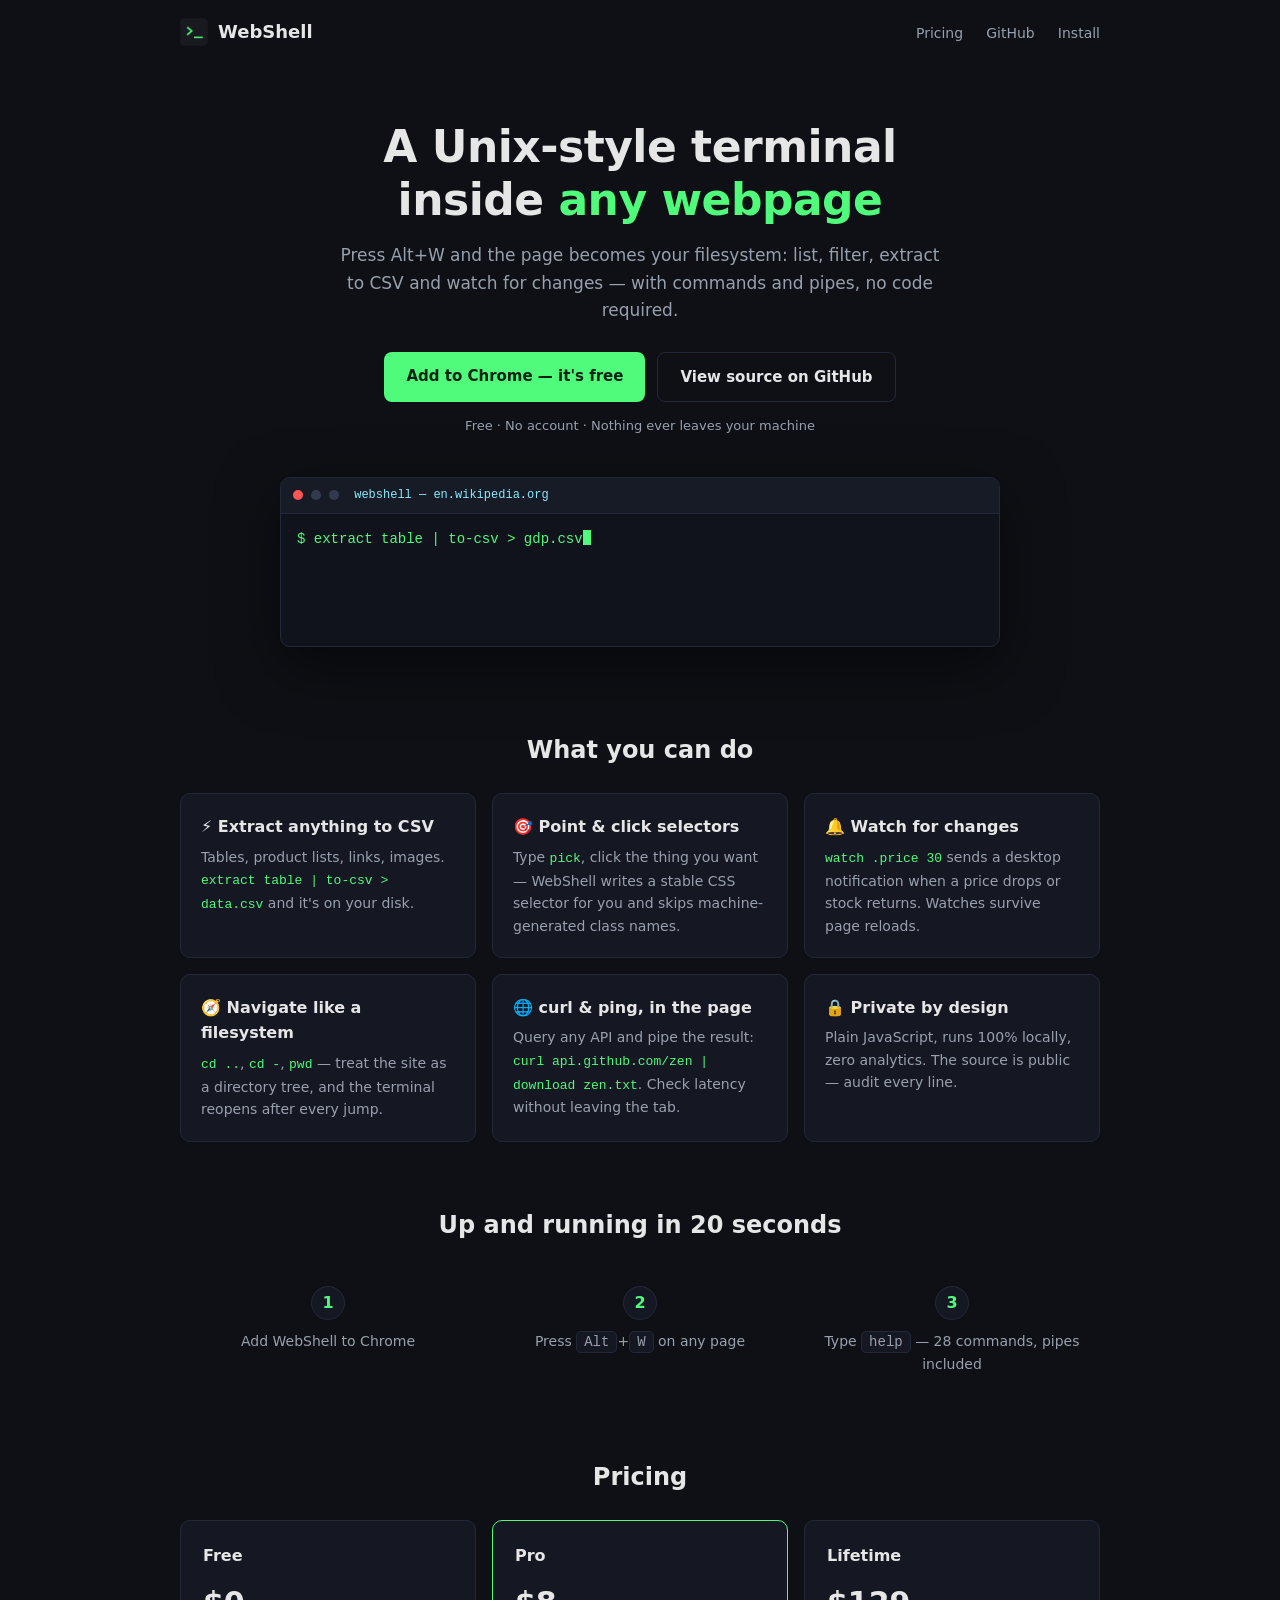
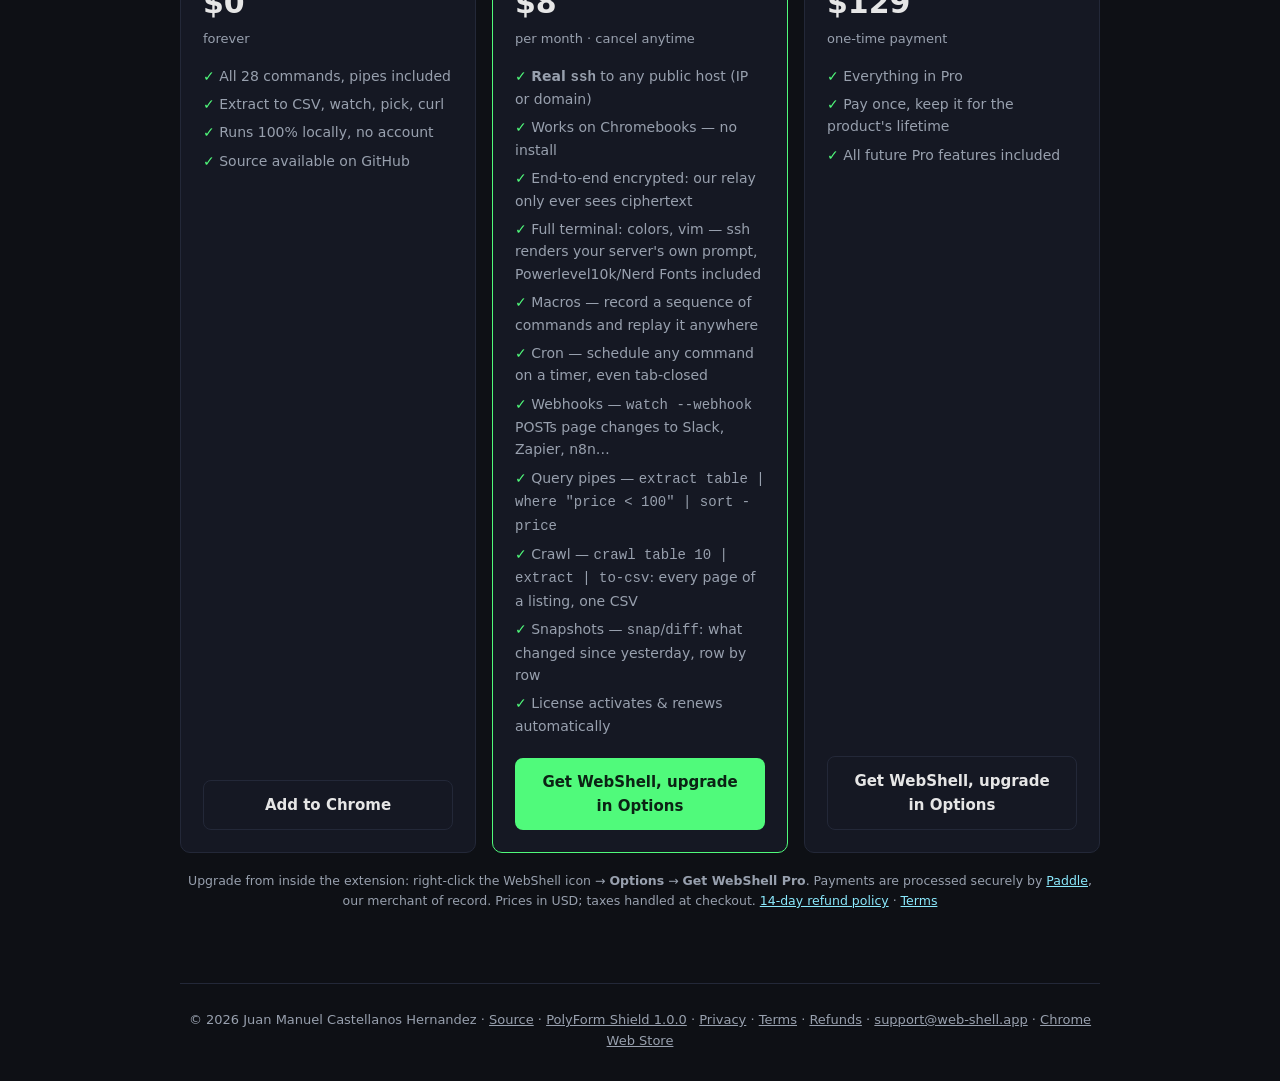
<file: docs/index.html>
<!DOCTYPE html>
<html lang="en">
<head>
<meta charset="utf-8">
<meta name="viewport" content="width=device-width, initial-scale=1">
<title>WebShell — a Unix-style terminal inside any webpage</title>
<meta name="description" content="Press Alt+W and the page becomes your filesystem: list, filter, extract to CSV and watch for changes — with commands and pipes, no code required. Free Chrome extension.">
<meta property="og:title" content="WebShell — a Unix-style terminal inside any webpage">
<meta property="og:description" content="Extract data to CSV, watch for changes, clean up pages — with commands and pipes. Free, private, source-available.">
<meta property="og:image" content="https://web-shell.app/icon128.png">
<link rel="canonical" href="https://web-shell.app/">
<link rel="icon" href="icon128.png">
<style>
  :root {
    --bg: #0e1015;
    --panel: #151823;
    --border: #232838;
    --fg: #e6e6e6;
    --muted: #98a0ae;
    --green: #50fa7b;
    --cyan: #8be9fd;
    --red: #ff5555;
    --mono: Consolas, "Cascadia Code", Menlo, monospace;
  }
  * { margin: 0; padding: 0; box-sizing: border-box; }
  body {
    background: var(--bg);
    color: var(--fg);
    font-family: system-ui, -apple-system, "Segoe UI", sans-serif;
    line-height: 1.6;
  }
  a { color: var(--cyan); }
  .wrap { max-width: 960px; margin: 0 auto; padding: 0 20px; }

  header {
    display: flex; align-items: center; justify-content: space-between;
    padding: 18px 0;
  }
  .brand { display: flex; align-items: center; gap: 10px; font-weight: 700; font-size: 18px; }
  .brand img { width: 28px; height: 28px; }
  nav a { color: var(--muted); text-decoration: none; margin-left: 18px; font-size: 14px; }
  nav a:hover { color: var(--fg); }

  .hero { text-align: center; padding: 56px 0 28px; }
  .hero h1 { font-size: clamp(28px, 5vw, 44px); line-height: 1.2; letter-spacing: -0.5px; }
  .hero h1 em { color: var(--green); font-style: normal; }
  .hero p.sub { color: var(--muted); max-width: 620px; margin: 16px auto 0; font-size: 17px; }
  .cta { margin-top: 28px; display: flex; gap: 12px; justify-content: center; flex-wrap: wrap; }
  .btn {
    display: inline-block; padding: 12px 22px; border-radius: 8px;
    text-decoration: none; font-weight: 600; font-size: 15px;
  }
  .btn-primary { background: var(--green); color: #0b2314; }
  .btn-primary:hover { filter: brightness(1.1); }
  .btn-ghost { border: 1px solid var(--border); color: var(--fg); }
  .btn-ghost:hover { border-color: var(--muted); }
  .trust { margin-top: 14px; color: var(--muted); font-size: 13px; }

  .term {
    margin: 40px auto 0; max-width: 720px; text-align: left;
    background: #10131b; border: 1px solid var(--border); border-radius: 10px;
    box-shadow: 0 20px 60px rgba(0,0,0,.5); overflow: hidden;
  }
  .term-bar {
    display: flex; align-items: center; gap: 8px;
    background: #171b26; padding: 8px 12px; border-bottom: 1px solid var(--border);
    font-family: var(--mono); font-size: 12px; color: var(--cyan);
  }
  .dot { width: 10px; height: 10px; border-radius: 50%; background: #333a4d; }
  .dot:first-child { background: var(--red); }
  .term-body {
    font-family: var(--mono); font-size: 14px; padding: 14px 16px;
    min-height: 132px; white-space: pre-wrap; word-break: break-word;
  }
  .t-cmd { color: var(--green); }
  .t-out { color: var(--fg); }
  .caret {
    display: inline-block; width: 8px; height: 15px; background: var(--green);
    vertical-align: -2px; animation: blink 1s steps(1) infinite;
  }
  @keyframes blink { 50% { opacity: 0; } }

  section { padding: 56px 0 8px; }
  h2 { font-size: 24px; margin-bottom: 24px; text-align: center; }
  .grid {
    display: grid; gap: 16px;
    grid-template-columns: repeat(auto-fit, minmax(260px, 1fr));
  }
  .card {
    background: var(--panel); border: 1px solid var(--border);
    border-radius: 10px; padding: 20px;
  }
  .card h3 { font-size: 16px; margin-bottom: 6px; }
  .card p { color: var(--muted); font-size: 14px; }
  .card code {
    font-family: var(--mono); font-size: 13px; color: var(--green);
  }

  .steps { display: grid; gap: 16px; grid-template-columns: repeat(auto-fit, minmax(220px, 1fr)); }
  .step { text-align: center; padding: 18px; }
  .step .n {
    display: inline-flex; align-items: center; justify-content: center;
    width: 34px; height: 34px; border-radius: 50%;
    background: var(--panel); border: 1px solid var(--border);
    color: var(--green); font-weight: 700; margin-bottom: 10px;
  }
  .step p { color: var(--muted); font-size: 14px; }
  .step kbd {
    font-family: var(--mono); background: var(--panel);
    border: 1px solid var(--border); border-radius: 5px; padding: 2px 7px;
  }

  .plans { display: grid; gap: 16px; grid-template-columns: repeat(auto-fit, minmax(240px, 1fr)); align-items: stretch; }
  .plan {
    background: var(--panel); border: 1px solid var(--border);
    border-radius: 10px; padding: 22px; display: flex; flex-direction: column;
  }
  .plan.hot { border-color: var(--green); }
  .plan h3 { font-size: 16px; margin-bottom: 2px; }
  .plan .price { font-size: 30px; font-weight: 700; margin: 8px 0 2px; }
  .plan .per { color: var(--muted); font-size: 13px; margin-bottom: 12px; }
  .plan ul { list-style: none; margin: 0 0 18px; flex: 1; }
  .plan li { color: var(--muted); font-size: 14px; padding: 3px 0; }
  .plan li::before { content: "✓ "; color: var(--green); }
  .plan .btn { text-align: center; }
  .fineprint { margin-top: 18px; text-align: center; color: var(--muted); font-size: 12.5px; }

  footer {
    margin-top: 64px; padding: 26px 0 40px; border-top: 1px solid var(--border);
    color: var(--muted); font-size: 13px; text-align: center;
  }
  footer a { color: var(--muted); }
  footer a:hover { color: var(--fg); }
</style>
</head>
<body>
<div class="wrap">
  <header>
    <div class="brand"><img src="icon128.png" alt=""> WebShell</div>
    <nav>
      <a href="#pricing">Pricing</a>
      <a href="https://github.com/juanma-dev/webshell-extension">GitHub</a>
      <a href="https://chromewebstore.google.com/detail/ajgieopkcookmkfbanehjimlbojbijei">Install</a>
    </nav>
  </header>

  <div class="hero">
    <h1>A Unix-style terminal<br>inside <em>any webpage</em></h1>
    <p class="sub">Press Alt+W and the page becomes your filesystem: list, filter,
    extract to CSV and watch for changes — with commands and pipes, no code required.</p>
    <div class="cta">
      <a class="btn btn-primary" href="https://chromewebstore.google.com/detail/ajgieopkcookmkfbanehjimlbojbijei">Add to Chrome — it's free</a>
      <a class="btn btn-ghost" href="https://github.com/juanma-dev/webshell-extension">View source on GitHub</a>
    </div>
    <div class="trust">Free · No account · Nothing ever leaves your machine</div>

    <div class="term">
      <div class="term-bar"><span class="dot"></span><span class="dot"></span><span class="dot"></span>
        &nbsp;webshell — en.wikipedia.org</div>
      <div class="term-body" id="demo"></div>
    </div>
  </div>

  <section>
    <h2>What you can do</h2>
    <div class="grid">
      <div class="card"><h3>⚡ Extract anything to CSV</h3>
        <p>Tables, product lists, links, images. <code>extract table | to-csv &gt; data.csv</code> and it's on your disk.</p></div>
      <div class="card"><h3>🎯 Point &amp; click selectors</h3>
        <p>Type <code>pick</code>, click the thing you want — WebShell writes a stable CSS selector for you and skips machine-generated class names.</p></div>
      <div class="card"><h3>🔔 Watch for changes</h3>
        <p><code>watch .price 30</code> sends a desktop notification when a price drops or stock returns. Watches survive page reloads.</p></div>
      <div class="card"><h3>🧭 Navigate like a filesystem</h3>
        <p><code>cd ..</code>, <code>cd -</code>, <code>pwd</code> — treat the site as a directory tree, and the terminal reopens after every jump.</p></div>
      <div class="card"><h3>🌐 curl &amp; ping, in the page</h3>
        <p>Query any API and pipe the result: <code>curl api.github.com/zen | download zen.txt</code>. Check latency without leaving the tab.</p></div>
      <div class="card"><h3>🔒 Private by design</h3>
        <p>Plain JavaScript, runs 100% locally, zero analytics. The source is public — audit every line.</p></div>
    </div>
  </section>

  <section>
    <h2>Up and running in 20 seconds</h2>
    <div class="steps">
      <div class="step"><span class="n">1</span><p>Add WebShell to Chrome</p></div>
      <div class="step"><span class="n">2</span><p>Press <kbd>Alt</kbd>+<kbd>W</kbd> on any page</p></div>
      <div class="step"><span class="n">3</span><p>Type <kbd>help</kbd> — 28 commands, pipes included</p></div>
    </div>
  </section>

  <section id="pricing">
    <h2>Pricing</h2>
    <div class="plans">
      <div class="plan">
        <h3>Free</h3>
        <div class="price">$0</div>
        <div class="per">forever</div>
        <ul>
          <li>All 28 commands, pipes included</li>
          <li>Extract to CSV, watch, pick, curl</li>
          <li>Runs 100% locally, no account</li>
          <li>Source available on GitHub</li>
        </ul>
        <a class="btn btn-ghost" href="https://chromewebstore.google.com/detail/ajgieopkcookmkfbanehjimlbojbijei">Add to Chrome</a>
      </div>
      <div class="plan hot">
        <h3>Pro</h3>
        <div class="price">$8</div>
        <div class="per">per month · cancel anytime</div>
        <ul>
          <li><strong>Real <code>ssh</code></strong> to any public host (IP or domain)</li>
          <li>Works on Chromebooks — no install</li>
          <li>End-to-end encrypted: our relay only ever sees ciphertext</li>
          <li>Full terminal: colors, vim — ssh renders your server's own prompt, Powerlevel10k/Nerd Fonts included</li>
          <li>Macros — record a sequence of commands and replay it anywhere</li>
          <li>Cron — schedule any command on a timer, even tab-closed</li>
          <li>Webhooks — <code>watch --webhook</code> POSTs page changes to Slack, Zapier, n8n…</li>
          <li>Query pipes — <code>extract table | where "price &lt; 100" | sort -price</code></li>
          <li>Crawl — <code>crawl table 10 | extract | to-csv</code>: every page of a listing, one CSV</li>
          <li>Snapshots — <code>snap</code>/<code>diff</code>: what changed since yesterday, row by row</li>
          <li>License activates &amp; renews automatically</li>
        </ul>
        <a class="btn btn-primary" href="https://chromewebstore.google.com/detail/ajgieopkcookmkfbanehjimlbojbijei">Get WebShell, upgrade in Options</a>
      </div>
      <div class="plan">
        <h3>Lifetime</h3>
        <div class="price">$129</div>
        <div class="per">one-time payment</div>
        <ul>
          <li>Everything in Pro</li>
          <li>Pay once, keep it for the product's lifetime</li>
          <li>All future Pro features included</li>
        </ul>
        <a class="btn btn-ghost" href="https://chromewebstore.google.com/detail/ajgieopkcookmkfbanehjimlbojbijei">Get WebShell, upgrade in Options</a>
      </div>
    </div>
    <p class="fineprint">
      Upgrade from inside the extension: right-click the WebShell icon → <strong>Options</strong> → <strong>Get WebShell Pro</strong>.
      Payments are processed securely by <a href="https://www.paddle.com">Paddle</a>, our merchant of record. Prices in USD; taxes handled at checkout.
      <a href="refunds.html">14-day refund policy</a> · <a href="terms.html">Terms</a>
    </p>
  </section>

  <footer>
    © 2026 Juan Manuel Castellanos Hernandez ·
    <a href="https://github.com/juanma-dev/webshell-extension">Source</a> ·
    <a href="https://github.com/juanma-dev/webshell-extension/blob/main/LICENSE.md">PolyForm Shield 1.0.0</a> ·
    <a href="privacy.html">Privacy</a> ·
    <a href="terms.html">Terms</a> ·
    <a href="refunds.html">Refunds</a> ·
    <a href="mailto:support@web-shell.app">support@web-shell.app</a> ·
    <a href="https://chromewebstore.google.com/detail/ajgieopkcookmkfbanehjimlbojbijei">Chrome Web Store</a>
  </footer>
</div>

<script>
(function () {
  var demos = [
    ["extract table | to-csv > gdp.csv", ["193 row(s) extracted", "saved: gdp.csv"]],
    ["watch .price 30", ["watch [1] active: \".price\" every 30s — persists on this site", "⚡ watch [1]: \".price\" changed: $39.99"]],
    ["curl api.github.com/zen | download zen.txt", ["Keep it logically awesome.", "HTTP 200 — 1 line(s)", "downloaded: zen.txt"]],
    ["rm .cookie-banner, .modal", ["removed 3 element(s)"]],
    ["ls h2 | grep deals | count", ["7"]]
  ];
  var el = document.getElementById("demo");

  function render(cmdPart, outLines, caret) {
    var html = '<span class="t-cmd">$ ' + cmdPart + "</span>";
    if (caret) html += '<span class="caret"></span>';
    for (var i = 0; i < outLines.length; i++) {
      html += '\n<span class="t-out">' + outLines[i] + "</span>";
    }
    el.innerHTML = html;
  }

  if (window.matchMedia && window.matchMedia("(prefers-reduced-motion: reduce)").matches) {
    render(demos[0][0], demos[0][1], false);
    return;
  }

  var d = 0;
  function play() {
    var cmd = demos[d][0], out = demos[d][1], i = 0;
    function type() {
      render(cmd.slice(0, i), [], true);
      if (i++ <= cmd.length) { setTimeout(type, 38); return; }
      var shown = [];
      function reveal() {
        if (shown.length < out.length) {
          shown.push(out[shown.length]);
          render(cmd, shown, true);
          setTimeout(reveal, 300);
        } else {
          d = (d + 1) % demos.length;
          setTimeout(play, 2400);
        }
      }
      setTimeout(reveal, 350);
    }
    type();
  }
  play();
})();
</script>

<script>
(function () {
  // Paddle checkout: this page is the account's "default payment link". A
  // buyer arrives with ?_ptxn=<transaction id> and Paddle.js opens the payment
  // overlay on top of the page automatically. Normal visitors never load it.
  if (window.location.search.indexOf("_ptxn=") === -1) return;
  var TOKEN = "live_cebb746c063c701c2bd3881dbac"; // client-side token (public by design)
  var s = document.createElement("script");
  s.src = "https://cdn.paddle.com/paddle/v2/paddle.js";
  s.onload = function () {
    if (TOKEN.indexOf("test_") === 0) Paddle.Environment.set("sandbox");
    Paddle.Initialize({ token: TOKEN });
  };
  document.head.appendChild(s);
})();
</script>
</body>
</html>
</file>
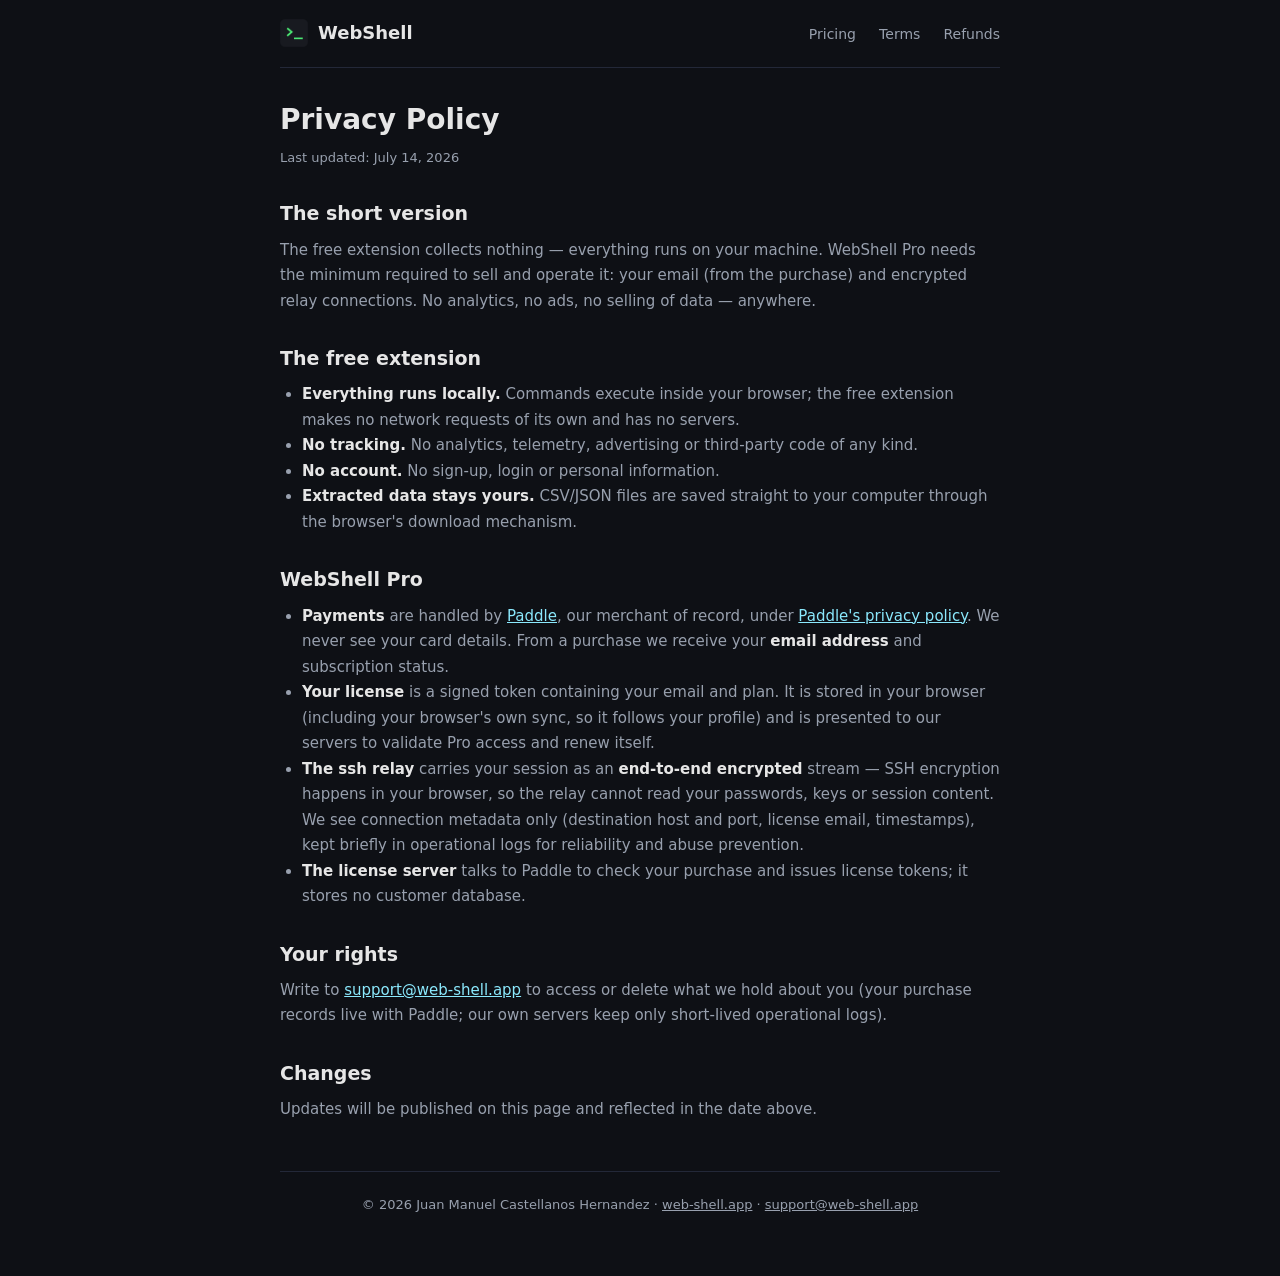
<file: docs/privacy.html>
<!DOCTYPE html>
<html lang="en">
<head>
<meta charset="utf-8">
<meta name="viewport" content="width=device-width, initial-scale=1">
<title>Privacy Policy — WebShell</title>
<link rel="icon" href="icon128.png">
<style>
  :root { --bg:#0e1015; --panel:#151823; --border:#232838; --fg:#e6e6e6; --muted:#98a0ae; --green:#50fa7b; --cyan:#8be9fd; --mono:Consolas,"Cascadia Code",Menlo,monospace; }
  *{margin:0;padding:0;box-sizing:border-box}
  body{background:var(--bg);color:var(--fg);font-family:system-ui,-apple-system,"Segoe UI",sans-serif;line-height:1.7}
  .wrap{max-width:760px;margin:0 auto;padding:0 20px 60px}
  header{display:flex;align-items:center;justify-content:space-between;padding:18px 0;margin-bottom:28px;border-bottom:1px solid var(--border)}
  .brand{display:flex;align-items:center;gap:10px;font-weight:700;font-size:18px;color:var(--fg);text-decoration:none}
  .brand img{width:28px;height:28px}
  nav a{color:var(--muted);text-decoration:none;margin-left:18px;font-size:14px}
  nav a:hover{color:var(--fg)}
  h1{font-size:28px;margin:12px 0 4px}
  .updated{color:var(--muted);font-size:13px;margin-bottom:26px}
  h2{font-size:19px;margin:28px 0 8px}
  p,li{color:var(--muted);font-size:15px}
  ul{padding-left:22px;margin:8px 0}
  a{color:var(--cyan)}
  strong{color:var(--fg)}
  code{font-family:var(--mono);font-size:13px;color:var(--green)}
  footer{margin-top:48px;padding-top:22px;border-top:1px solid var(--border);color:var(--muted);font-size:13px;text-align:center}
  footer a{color:var(--muted)}
</style>
</head>
<body>
<div class="wrap">
  <header>
    <a class="brand" href="index.html"><img src="icon128.png" alt=""> WebShell</a>
    <nav>
      <a href="index.html#pricing">Pricing</a>
      <a href="terms.html">Terms</a>
      <a href="refunds.html">Refunds</a>
    </nav>
  </header>

  <h1>Privacy Policy</h1>
  <p class="updated">Last updated: July 14, 2026</p>

  <h2>The short version</h2>
  <p>The free extension collects nothing — everything runs on your machine.
  WebShell Pro needs the minimum required to sell and operate it: your email
  (from the purchase) and encrypted relay connections. No analytics, no ads,
  no selling of data — anywhere.</p>

  <h2>The free extension</h2>
  <ul>
    <li><strong>Everything runs locally.</strong> Commands execute inside your browser;
    the free extension makes no network requests of its own and has no servers.</li>
    <li><strong>No tracking.</strong> No analytics, telemetry, advertising or third-party
    code of any kind.</li>
    <li><strong>No account.</strong> No sign-up, login or personal information.</li>
    <li><strong>Extracted data stays yours.</strong> CSV/JSON files are saved straight to
    your computer through the browser's download mechanism.</li>
  </ul>

  <h2>WebShell Pro</h2>
  <ul>
    <li><strong>Payments</strong> are handled by <a href="https://www.paddle.com">Paddle</a>,
    our merchant of record, under
    <a href="https://www.paddle.com/legal/privacy">Paddle's privacy policy</a>. We never
    see your card details. From a purchase we receive your <strong>email address</strong>
    and subscription status.</li>
    <li><strong>Your license</strong> is a signed token containing your email and plan. It
    is stored in your browser (including your browser's own sync, so it follows
    your profile) and is presented to our servers to validate Pro access and
    renew itself.</li>
    <li><strong>The ssh relay</strong> carries your session as an <strong>end-to-end encrypted</strong>
    stream — SSH encryption happens in your browser, so the relay cannot read
    your passwords, keys or session content. We see connection metadata only
    (destination host and port, license email, timestamps), kept briefly in
    operational logs for reliability and abuse prevention.</li>
    <li><strong>The license server</strong> talks to Paddle to check your purchase and
    issues license tokens; it stores no customer database.</li>
  </ul>

  <h2>Your rights</h2>
  <p>Write to <a href="mailto:support@web-shell.app">support@web-shell.app</a> to access
  or delete what we hold about you (your purchase records live with Paddle;
  our own servers keep only short-lived operational logs).</p>

  <h2>Changes</h2>
  <p>Updates will be published on this page and reflected in the date above.</p>

  <footer>
    © 2026 Juan Manuel Castellanos Hernandez ·
    <a href="index.html">web-shell.app</a> ·
    <a href="mailto:support@web-shell.app">support@web-shell.app</a>
  </footer>
</div>
</body>
</html>
</file>
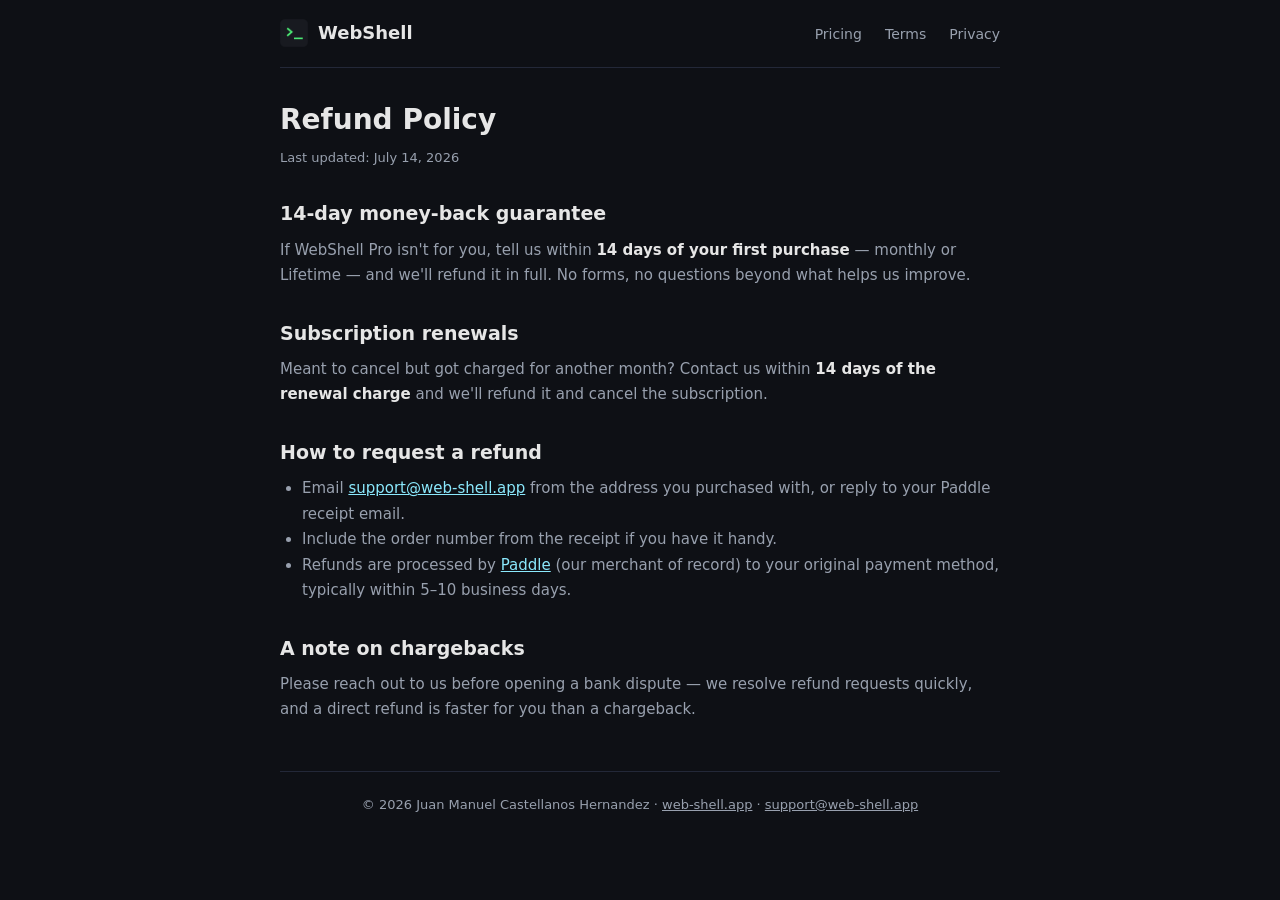
<file: docs/refunds.html>
<!DOCTYPE html>
<html lang="en">
<head>
<meta charset="utf-8">
<meta name="viewport" content="width=device-width, initial-scale=1">
<title>Refund Policy — WebShell</title>
<link rel="icon" href="icon128.png">
<style>
  :root { --bg:#0e1015; --panel:#151823; --border:#232838; --fg:#e6e6e6; --muted:#98a0ae; --green:#50fa7b; --cyan:#8be9fd; --mono:Consolas,"Cascadia Code",Menlo,monospace; }
  *{margin:0;padding:0;box-sizing:border-box}
  body{background:var(--bg);color:var(--fg);font-family:system-ui,-apple-system,"Segoe UI",sans-serif;line-height:1.7}
  .wrap{max-width:760px;margin:0 auto;padding:0 20px 60px}
  header{display:flex;align-items:center;justify-content:space-between;padding:18px 0;margin-bottom:28px;border-bottom:1px solid var(--border)}
  .brand{display:flex;align-items:center;gap:10px;font-weight:700;font-size:18px;color:var(--fg);text-decoration:none}
  .brand img{width:28px;height:28px}
  nav a{color:var(--muted);text-decoration:none;margin-left:18px;font-size:14px}
  nav a:hover{color:var(--fg)}
  h1{font-size:28px;margin:12px 0 4px}
  .updated{color:var(--muted);font-size:13px;margin-bottom:26px}
  h2{font-size:19px;margin:28px 0 8px}
  p,li{color:var(--muted);font-size:15px}
  ul{padding-left:22px;margin:8px 0}
  a{color:var(--cyan)}
  strong{color:var(--fg)}
  footer{margin-top:48px;padding-top:22px;border-top:1px solid var(--border);color:var(--muted);font-size:13px;text-align:center}
  footer a{color:var(--muted)}
</style>
</head>
<body>
<div class="wrap">
  <header>
    <a class="brand" href="index.html"><img src="icon128.png" alt=""> WebShell</a>
    <nav>
      <a href="index.html#pricing">Pricing</a>
      <a href="terms.html">Terms</a>
      <a href="privacy.html">Privacy</a>
    </nav>
  </header>

  <h1>Refund Policy</h1>
  <p class="updated">Last updated: July 14, 2026</p>

  <h2>14-day money-back guarantee</h2>
  <p>If WebShell Pro isn't for you, tell us within <strong>14 days of your first
  purchase</strong> — monthly or Lifetime — and we'll refund it in full. No forms,
  no questions beyond what helps us improve.</p>

  <h2>Subscription renewals</h2>
  <p>Meant to cancel but got charged for another month? Contact us within
  <strong>14 days of the renewal charge</strong> and we'll refund it and cancel the
  subscription.</p>

  <h2>How to request a refund</h2>
  <ul>
    <li>Email <a href="mailto:support@web-shell.app">support@web-shell.app</a> from the
    address you purchased with, or reply to your Paddle receipt email.</li>
    <li>Include the order number from the receipt if you have it handy.</li>
    <li>Refunds are processed by <a href="https://www.paddle.com">Paddle</a> (our merchant
    of record) to your original payment method, typically within 5–10 business days.</li>
  </ul>

  <h2>A note on chargebacks</h2>
  <p>Please reach out to us before opening a bank dispute — we resolve refund
  requests quickly, and a direct refund is faster for you than a chargeback.</p>

  <footer>
    © 2026 Juan Manuel Castellanos Hernandez ·
    <a href="index.html">web-shell.app</a> ·
    <a href="mailto:support@web-shell.app">support@web-shell.app</a>
  </footer>
</div>
</body>
</html>
</file>
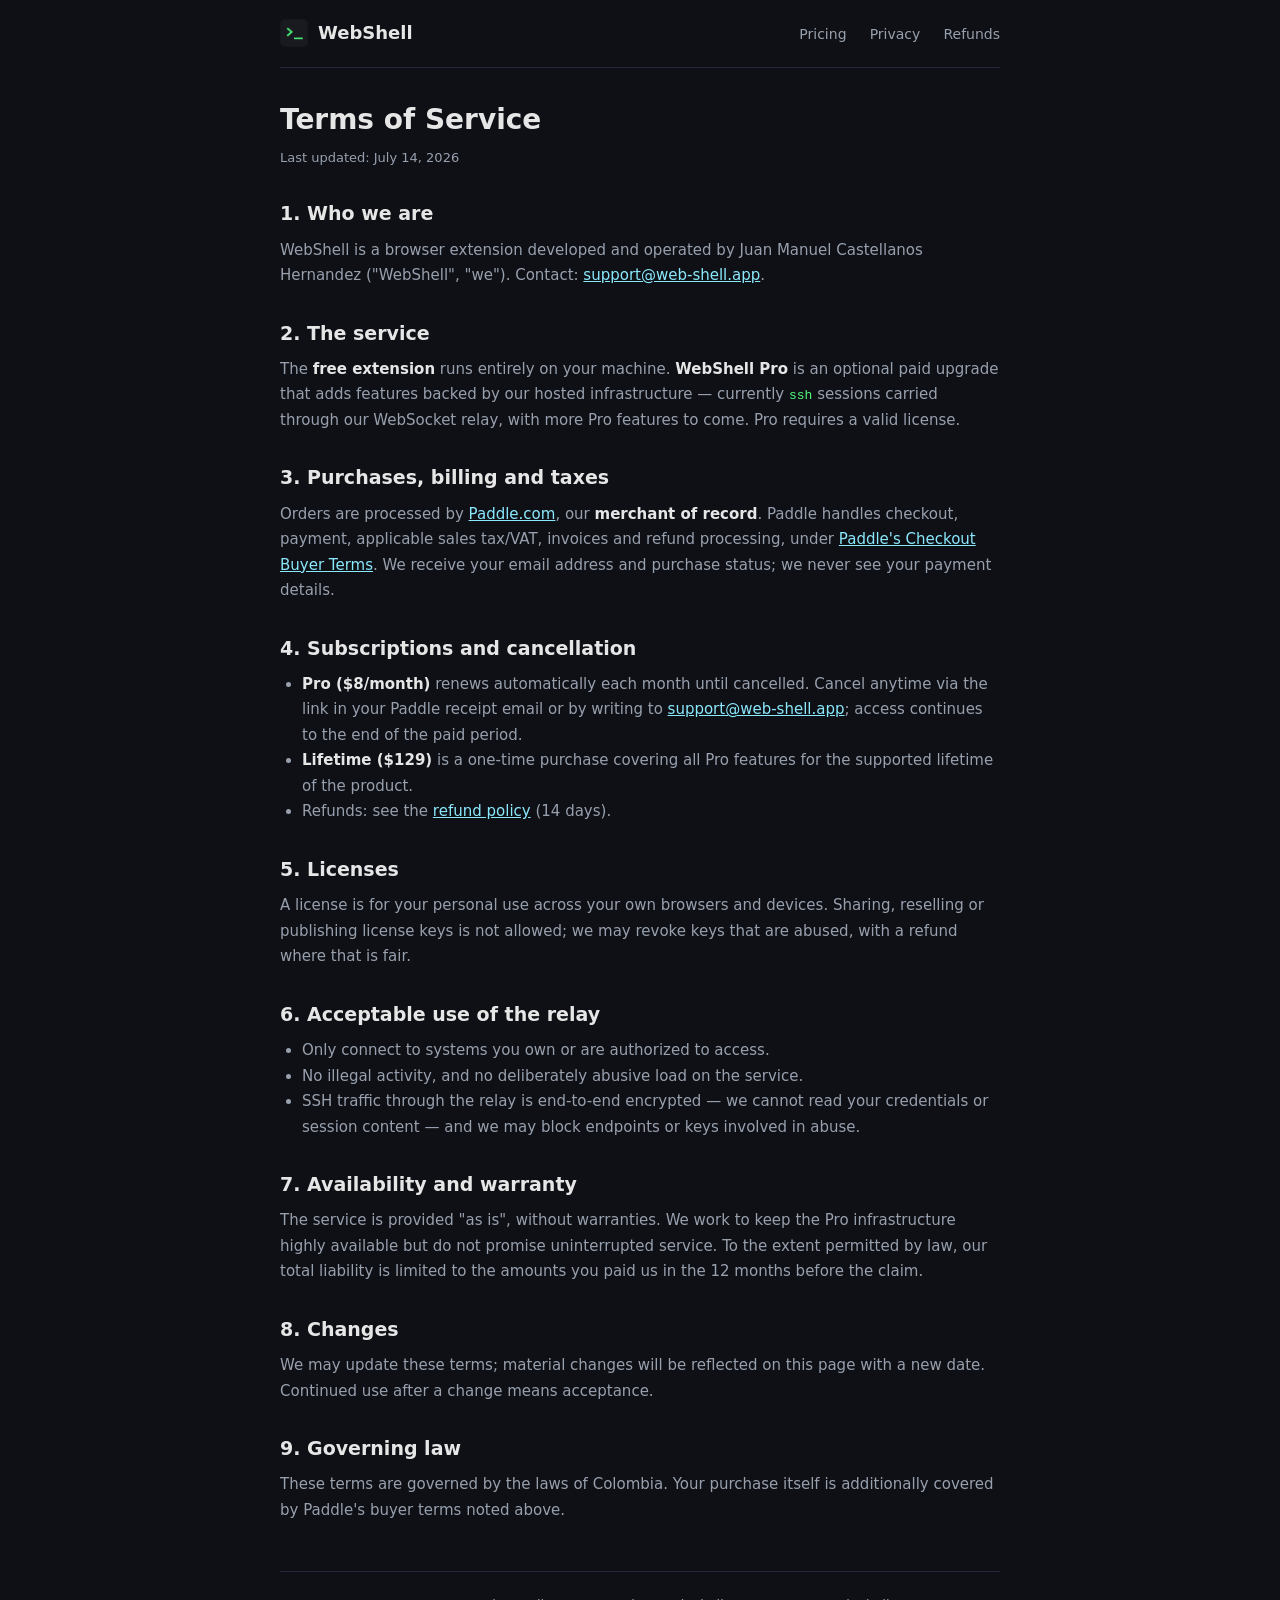
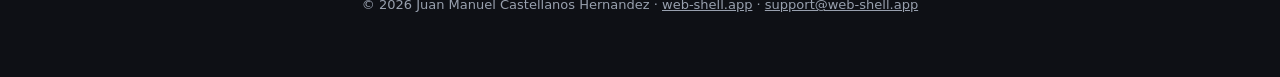
<file: docs/terms.html>
<!DOCTYPE html>
<html lang="en">
<head>
<meta charset="utf-8">
<meta name="viewport" content="width=device-width, initial-scale=1">
<title>Terms of Service — WebShell</title>
<link rel="icon" href="icon128.png">
<style>
  :root { --bg:#0e1015; --panel:#151823; --border:#232838; --fg:#e6e6e6; --muted:#98a0ae; --green:#50fa7b; --cyan:#8be9fd; --mono:Consolas,"Cascadia Code",Menlo,monospace; }
  *{margin:0;padding:0;box-sizing:border-box}
  body{background:var(--bg);color:var(--fg);font-family:system-ui,-apple-system,"Segoe UI",sans-serif;line-height:1.7}
  .wrap{max-width:760px;margin:0 auto;padding:0 20px 60px}
  header{display:flex;align-items:center;justify-content:space-between;padding:18px 0;margin-bottom:28px;border-bottom:1px solid var(--border)}
  .brand{display:flex;align-items:center;gap:10px;font-weight:700;font-size:18px;color:var(--fg);text-decoration:none}
  .brand img{width:28px;height:28px}
  nav a{color:var(--muted);text-decoration:none;margin-left:18px;font-size:14px}
  nav a:hover{color:var(--fg)}
  h1{font-size:28px;margin:12px 0 4px}
  .updated{color:var(--muted);font-size:13px;margin-bottom:26px}
  h2{font-size:19px;margin:28px 0 8px}
  p,li{color:var(--muted);font-size:15px}
  ul{padding-left:22px;margin:8px 0}
  a{color:var(--cyan)}
  strong{color:var(--fg)}
  code{font-family:var(--mono);font-size:13px;color:var(--green)}
  footer{margin-top:48px;padding-top:22px;border-top:1px solid var(--border);color:var(--muted);font-size:13px;text-align:center}
  footer a{color:var(--muted)}
</style>
</head>
<body>
<div class="wrap">
  <header>
    <a class="brand" href="index.html"><img src="icon128.png" alt=""> WebShell</a>
    <nav>
      <a href="index.html#pricing">Pricing</a>
      <a href="privacy.html">Privacy</a>
      <a href="refunds.html">Refunds</a>
    </nav>
  </header>

  <h1>Terms of Service</h1>
  <p class="updated">Last updated: July 14, 2026</p>

  <h2>1. Who we are</h2>
  <p>WebShell is a browser extension developed and operated by Juan Manuel
  Castellanos Hernandez ("WebShell", "we"). Contact:
  <a href="mailto:support@web-shell.app">support@web-shell.app</a>.</p>

  <h2>2. The service</h2>
  <p>The <strong>free extension</strong> runs entirely on your machine. <strong>WebShell
  Pro</strong> is an optional paid upgrade that adds features backed by our hosted
  infrastructure — currently <code>ssh</code> sessions carried through our WebSocket
  relay, with more Pro features to come. Pro requires a valid license.</p>

  <h2>3. Purchases, billing and taxes</h2>
  <p>Orders are processed by <a href="https://www.paddle.com">Paddle.com</a>, our
  <strong>merchant of record</strong>. Paddle handles checkout, payment, applicable
  sales tax/VAT, invoices and refund processing, under
  <a href="https://www.paddle.com/legal/checkout-buyer-terms">Paddle's Checkout Buyer Terms</a>.
  We receive your email address and purchase status; we never see your payment details.</p>

  <h2>4. Subscriptions and cancellation</h2>
  <ul>
    <li><strong>Pro ($8/month)</strong> renews automatically each month until cancelled.
    Cancel anytime via the link in your Paddle receipt email or by writing to
    <a href="mailto:support@web-shell.app">support@web-shell.app</a>; access continues
    to the end of the paid period.</li>
    <li><strong>Lifetime ($129)</strong> is a one-time purchase covering all Pro features
    for the supported lifetime of the product.</li>
    <li>Refunds: see the <a href="refunds.html">refund policy</a> (14 days).</li>
  </ul>

  <h2>5. Licenses</h2>
  <p>A license is for your personal use across your own browsers and devices.
  Sharing, reselling or publishing license keys is not allowed; we may revoke
  keys that are abused, with a refund where that is fair.</p>

  <h2>6. Acceptable use of the relay</h2>
  <ul>
    <li>Only connect to systems you own or are authorized to access.</li>
    <li>No illegal activity, and no deliberately abusive load on the service.</li>
    <li>SSH traffic through the relay is end-to-end encrypted — we cannot read
    your credentials or session content — and we may block endpoints or keys
    involved in abuse.</li>
  </ul>

  <h2>7. Availability and warranty</h2>
  <p>The service is provided "as is", without warranties. We work to keep the
  Pro infrastructure highly available but do not promise uninterrupted service.
  To the extent permitted by law, our total liability is limited to the amounts
  you paid us in the 12 months before the claim.</p>

  <h2>8. Changes</h2>
  <p>We may update these terms; material changes will be reflected on this page
  with a new date. Continued use after a change means acceptance.</p>

  <h2>9. Governing law</h2>
  <p>These terms are governed by the laws of Colombia. Your purchase itself is
  additionally covered by Paddle's buyer terms noted above.</p>

  <footer>
    © 2026 Juan Manuel Castellanos Hernandez ·
    <a href="index.html">web-shell.app</a> ·
    <a href="mailto:support@web-shell.app">support@web-shell.app</a>
  </footer>
</div>
</body>
</html>
</file>
